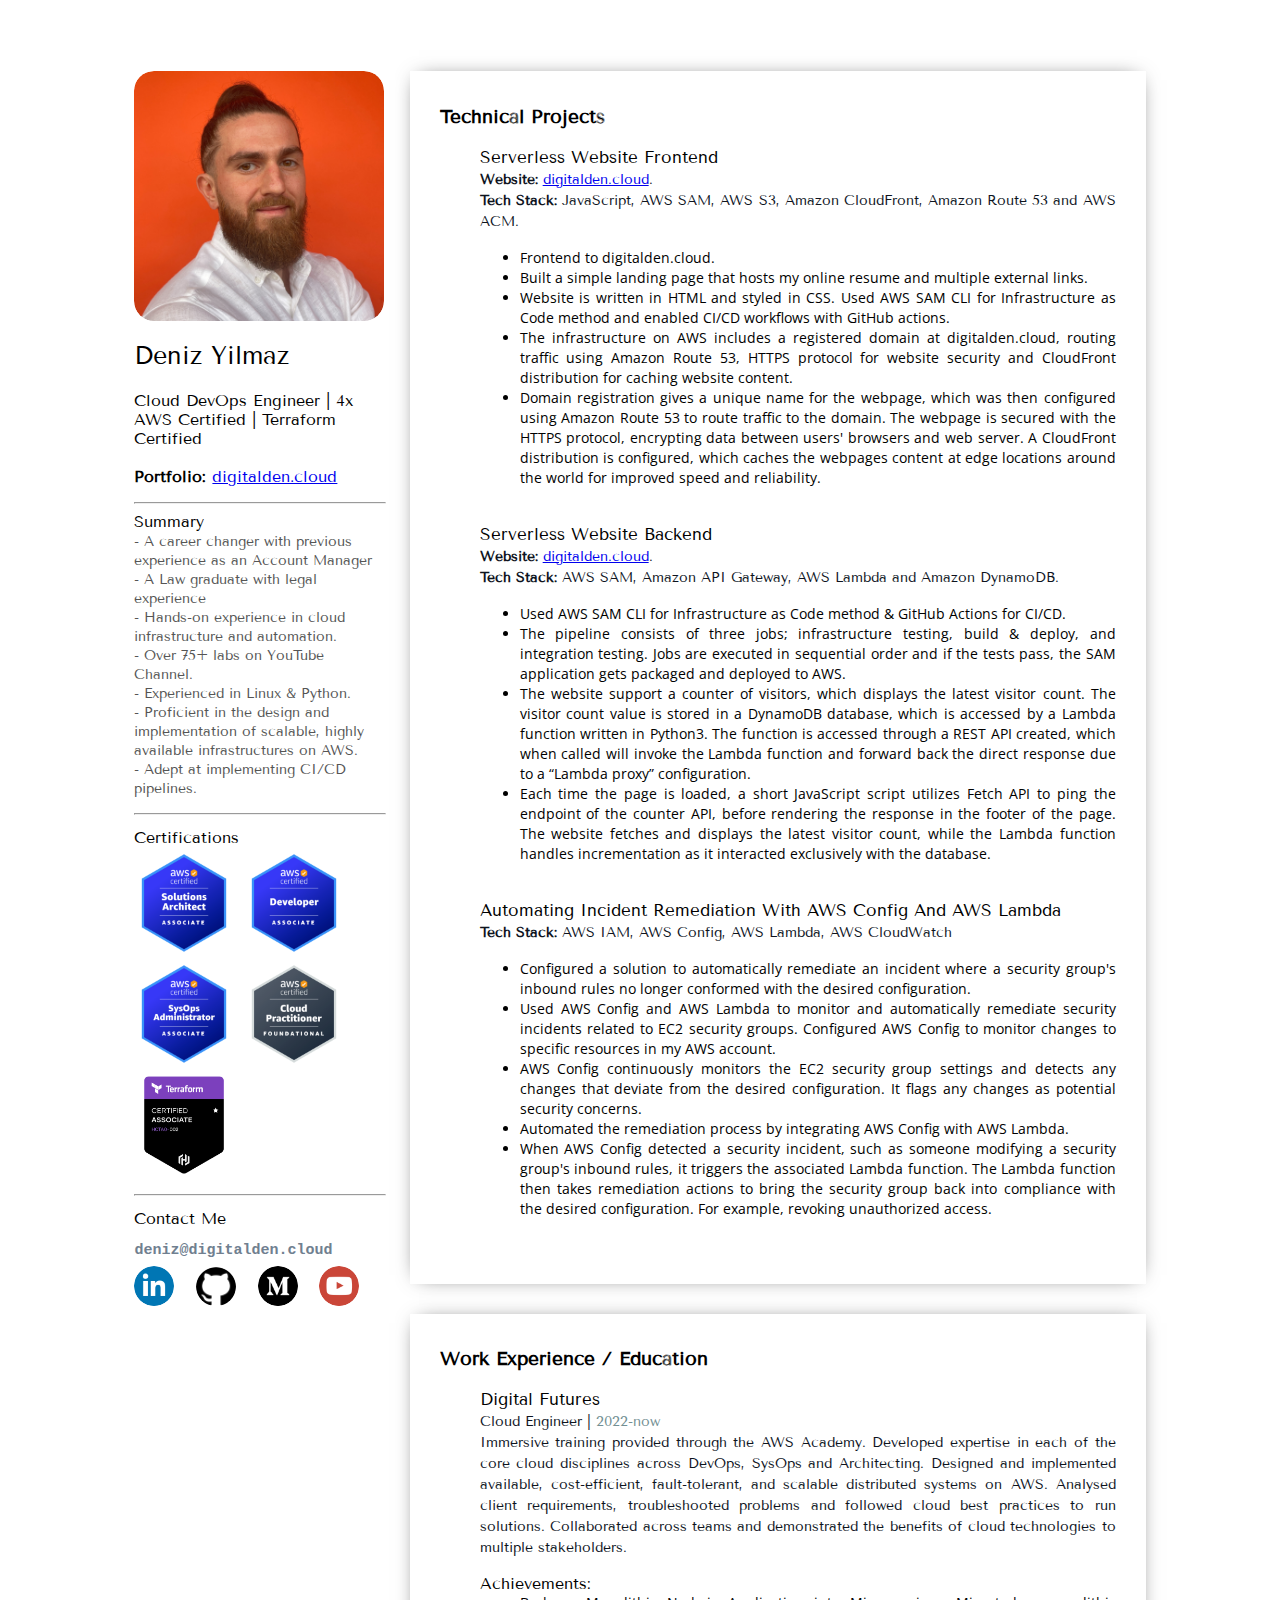
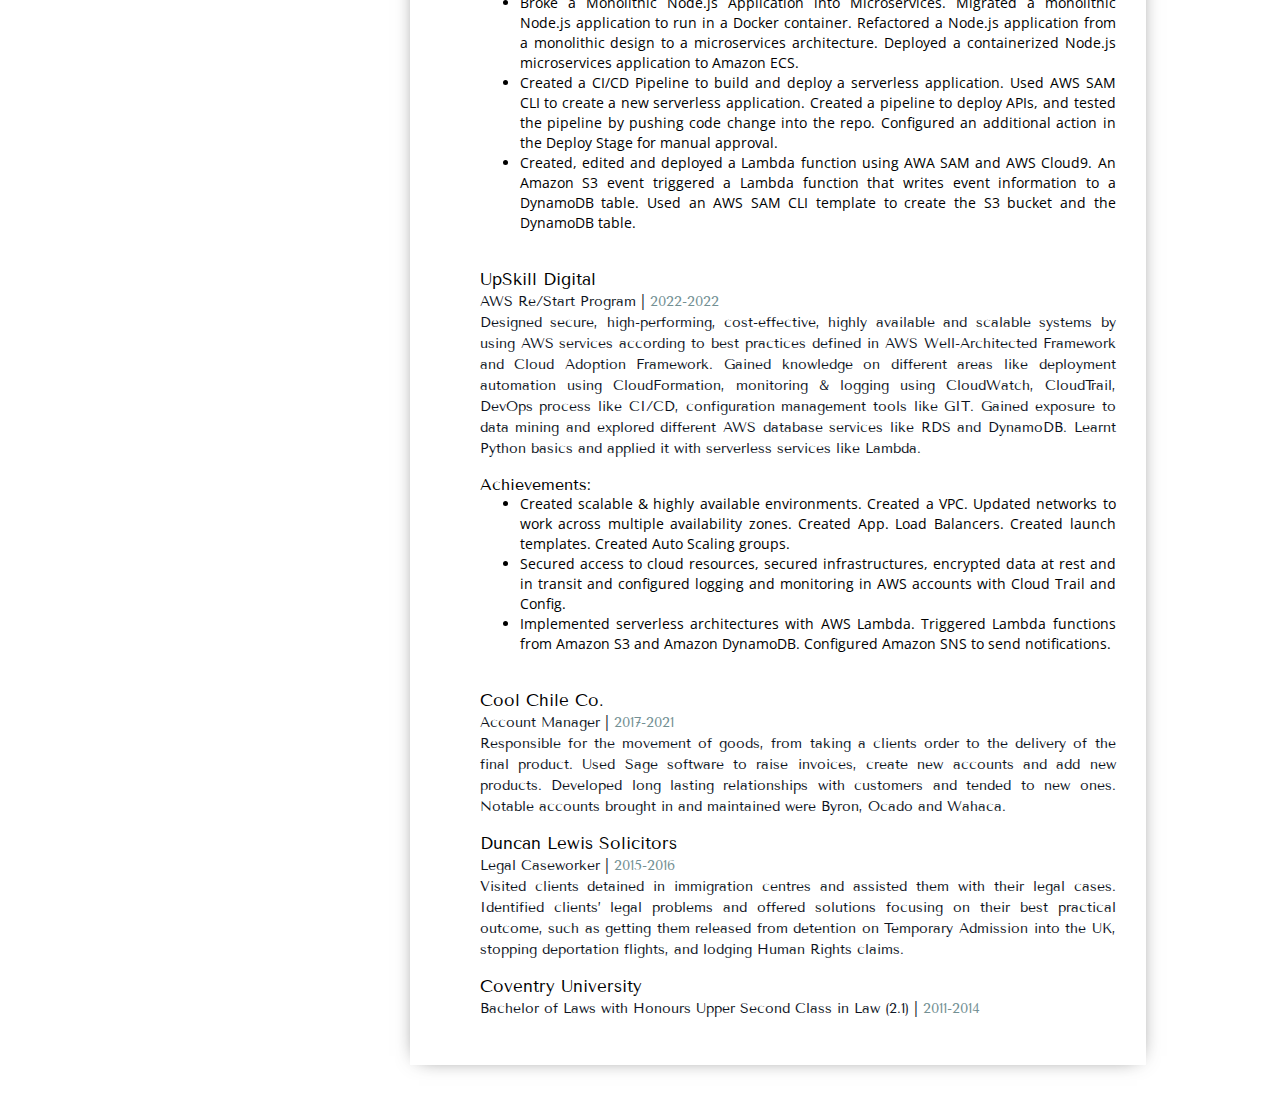
<file: website/index.html>
<!DOCTYPE html>
<html>
	<head>
		<title>Deniz Yilmaz - CV</title>
		<link rel="stylesheet" type="text/css" href="style.css">
		<link rel="stylesheet" media="screen" href="https://fonts.googleapis.com/css2?family=Tenor+Sans&display=swap" type="text/css"/>
		<link rel="stylesheet" href="https://fonts.googleapis.com/css2?family=Open+Sans:wght@300&display=swap" type="text/css"/>
	</head>

	<body>
		<div id="container">
			<div id="sidebar">
				<div id="image">
					<img id="profile-photo" src="images/profile_picture.png" alt="Profile-Image">
				</div>
				<p id="name">Deniz Yilmaz</p><span>
				<p>Cloud DevOps Engineer | 4x AWS Certified | Terraform Certified<br><br><strong>Portfolio:</strong> <a href="https://digitalden.cloud" target="_blank">digitalden.cloud</a><br>
				<hr width="100%">
				<div id="skills">
					<p style="display:inline;">Summary</p>
					<br><span id="description">- A career changer with previous experience as an Account Manager<br>-  A Law graduate with legal experience<br>-  Hands-on experience in cloud infrastructure and automation.<br>- Over 75+ labs on YouTube Channel.<br>- Experienced in Linux & Python.<br>- Proficient in the design and implementation of scalable, highly available infrastructures on AWS.<br>- Adept at implementing CI/CD pipelines.</span></p>

				</div>
				<hr width="100%">
				<div id="sidepanel-section-title">Certifications<br>
					<a href="https://www.credly.com/badges/8e111cac-6700-4722-a25a-90134314a87b/public_url" class="link" target="_blank">
						<img id="cert-thumbnail" src="images/aws-certified-solutions-architect-associate.png" alt="AWS Certified Solutions Architect Associate">
					</a>
					<a href="https://www.credly.com/badges/9f931f01-9b51-4b5d-816d-28b73ddfb7d4/public_url class="link" target="_blank">
						<img id="cert-thumbnail" src="images/aws-certified-developer-associate.png" alt="AWS Certified Developer Associate">
					</a>
					<a href="https://www.credly.com/badges/693f5222-81ec-4b42-9236-245d5d1bf505/public_url" class="link" target="_blank">
						<img id="cert-thumbnail" src="images/aws-certified-sysops-administrator-associate.png" alt="AWS Certified SysOps Administrator Associate">
					</a>
					<a href="https://www.credly.com/badges/aaddd25e-9cb4-4d28-a524-1a13b412a9af/public_url" class="link" target="_blank">
						<img id="cert-thumbnail" src="images/aws-certified-cloud-practitioner.png" alt="AWS Certified Cloud Practitioner">
					</a>
					<a href="https://www.credly.com/badges/9f876764-19c0-41d1-822c-5a752bcc7430/public_url" class="link" target="_blank">
						<img id="cert-thumbnail" src="images/hashicorp-certified-terraform-associate-002.png" alt="HashiCorp Certified: Terraform Associate">
					</a>
				</div>
				<hr width="100%">
				<div id="sidepanel-section-title">Contact Me<br>
					<a href="#" class="cryptedmail"
						data-name="deniz"
						data-domain="digitalden"
						data-tld="cloud"
						onclick="window.location.href = 'mailto:' + this.dataset.name + '@' + this.dataset.domain + '.' + this.dataset.tld; return false;">
					</a>
				</div>
				<div id="sidepanel-section-title">
					<a href="https://www.linkedin.com/in/digitalden/" class="link" target="_blank">
						<img id="social-thumbnail" src="images/linkedin.png" alt="LinkedIn">
					</a>
					&nbsp;
					<a href="https://github.com/digitalden3" class="link" target="_blank">
						<img id="social-thumbnail" src="images/github.png" alt="GitHub">
					</a>
					&nbsp;
					<a href="https://blog.digitalden.cloud/" class="link" target="_blank">
						<img id="social-thumbnail" src="images/medium.png" alt="Medium">
					</a>
					&nbsp;
					<a href="https://www.youtube.com/@digitalden3" class="link" target="_blank">
						<img id="social-thumbnail" src="images/youtube.png" alt="Youtube">
					</a>
				</div>
			</div>
            <div id="info-pages">
                <div class="page">
				<h3>Technical Projects</h3>
					<ul>
						<p class="tag">Serverless Website Frontend<br><span><strong>Website:</strong> <a href="https://digitalden.cloud" target="_blank">digitalden.cloud</a>.<br> <strong>Tech Stack:</strong> JavaScript, AWS SAM, AWS S3, Amazon CloudFront, Amazon Route 53 and AWS ACM.</span></p>
						<ul>
							<li>Frontend to digitalden.cloud.</li>
							<li>Built a simple landing page that hosts my online resume and multiple external links. </li>
							<li>Website is written in HTML and styled in CSS. Used AWS SAM CLI for Infrastructure as Code method and enabled CI/CD workflows with GitHub actions.</li>
							<li>The infrastructure on AWS includes a registered domain at digitalden.cloud, routing traffic using Amazon Route 53, HTTPS protocol for website security and CloudFront distribution for caching website content.</li>
							<li>Domain registration gives a unique name for the webpage, which was then configured using Amazon Route 53 to route traffic to the domain. The webpage is secured with the HTTPS protocol, encrypting data between users' browsers and web server. A CloudFront distribution is configured, which caches the webpages content at edge locations around the world for improved speed and reliability.</li>
							<br>
						</ul>
						<p class="tag">Serverless Website Backend<br><span><strong>Website:</strong> <a href="https://digitalden.cloud" target="_blank">digitalden.cloud</a>.<br> <strong>Tech Stack:</strong> AWS SAM, Amazon API Gateway, AWS Lambda and Amazon DynamoDB.</span></p>
						<ul>
							<li>Used AWS SAM CLI for Infrastructure as Code method & GitHub Actions for CI/CD. </li>
							<li>The pipeline consists of three jobs; infrastructure testing, build & deploy, and integration testing. Jobs are executed in sequential order and if the tests pass, the SAM application gets packaged and deployed to AWS.</li>
							<li>The website support a counter of visitors, which displays the latest visitor count. The visitor count value is stored in a DynamoDB database, which is accessed by a Lambda function written in Python3. The function is accessed through a REST API created, which when called will invoke the Lambda function and forward back the direct response due to a “Lambda proxy” configuration. </li>
							<li>Each time the page is loaded, a short JavaScript script utilizes Fetch API to ping the endpoint of the counter API, before rendering the response in the footer of the page. The website fetches and displays the latest visitor count, while the Lambda function handles incrementation as it interacted exclusively with the database.</li>
							<br>
						</ul>
						<p class="tag">Automating Incident Remediation With AWS Config And AWS Lambda<br><span><strong>Tech Stack:</strong> AWS IAM,  AWS Config, AWS Lambda, AWS CloudWatch</span>
						<ul>
							<li>Configured a solution to automatically remediate an incident where a security group's inbound rules no longer conformed with the desired configuration.</li>
							<li>Used AWS Config and AWS Lambda to monitor and automatically remediate security incidents related to EC2 security groups. Configured AWS Config to monitor changes to specific resources in my AWS account.</li>
							<li>AWS Config continuously monitors the EC2 security group settings and detects any changes that deviate from the desired configuration. It flags any changes as potential security concerns.</li>
							<li>Automated the remediation process by integrating AWS Config with AWS Lambda.</li>
							<li>When AWS Config detected a security incident, such as someone modifying a security group's inbound rules, it triggers the associated Lambda function. The Lambda function then takes remediation actions to bring the security group back into compliance with the desired configuration. For example, revoking unauthorized access.</li>
							<br>
						</ul>
				</div>
				<div class="page">
					<h3>Work Experience / Education</h3>
					<ul>
						<p class="tag">Digital Futures<br><span>Cloud Engineer | <span>2022-now</span><br>Immersive training provided through the AWS Academy. Developed expertise in each of the core cloud disciplines across DevOps, SysOps and Architecting. Designed and implemented available, cost-efficient, fault-tolerant, and scalable distributed systems on AWS.  Analysed client requirements, troubleshooted problems and followed cloud best practices to run solutions. Collaborated across teams and demonstrated the benefits of cloud technologies to multiple stakeholders.</span></p><span>Achievements:</span>
						<ul>
							<li>Broke a Monolithic Node.js Application into Microservices. Migrated a monolithic Node.js application to run in a Docker container. Refactored a Node.js application from a monolithic design to a microservices architecture. Deployed a containerized Node.js microservices application to Amazon ECS.</li>
							<li>Created a CI/CD Pipeline to build and deploy a serverless application. Used AWS SAM CLI to create a new serverless application. Created a pipeline to deploy APIs, and tested the pipeline by pushing code change into the repo. Configured an additional action in the Deploy Stage for manual approval.</li>
							<li>Created, edited and deployed a Lambda function using AWA SAM and AWS Cloud9. An Amazon S3 event triggered a Lambda function that writes event information to a DynamoDB table. Used an AWS SAM CLI template to create the S3 bucket and the DynamoDB table.</li>
							<br>
						</ul>
						<p class="tag">UpSkill Digital<br><span>AWS Re/Start Program | <span>2022-2022</span><br>Designed secure, high-performing, cost-effective, highly available and scalable systems by using AWS services according to best practices defined in AWS Well-Architected Framework and Cloud Adoption Framework. Gained knowledge on different areas like deployment automation using CloudFormation, monitoring & logging using CloudWatch, CloudTrail, DevOps process like CI/CD, configuration management tools like GIT. Gained exposure to data mining and explored different AWS database services like RDS and DynamoDB. Learnt Python basics and applied it with serverless services like Lambda.</span></p><span>Achievements:</span>
						<ul>
							<li>Created scalable & highly available environments. Created a VPC. Updated networks to work across multiple availability zones. Created App. Load Balancers. Created launch templates. Created Auto Scaling groups.</li>
							<li>Secured access to cloud resources, secured infrastructures, encrypted data at rest and in transit and configured logging and monitoring in AWS accounts with Cloud Trail and Config.</li>
							<li>Implemented serverless architectures with AWS Lambda. Triggered Lambda functions from Amazon S3 and Amazon DynamoDB. Configured Amazon SNS to send notifications. </li>
							<br>
						</ul>
						<p class="tag">Cool Chile Co.<br><span>Account Manager | <span>2017-2021</span><br>Responsible for the movement of goods, from taking a clients order to the delivery of the final product. Used Sage software to raise invoices, create new accounts and add new products. Developed long lasting relationships with customers and tended to new ones. Notable accounts brought in and maintained were Byron, Ocado and Wahaca.</span></p>
						<p class="tag">Duncan Lewis Solicitors<br><span>Legal Caseworker | <span>2015-2016</span><br>Visited clients detained in immigration centres and assisted them with their legal cases. Identified clients’ legal problems and offered solutions focusing on their best practical outcome, such as getting them released from detention on Temporary Admission into the UK,  stopping deportation flights, and lodging Human Rights claims.</span></p>
					<p class="tag">Coventry University<br><span>Bachelor of Laws with Honours Upper Second Class in Law (2.1) | <span>2011-2014</span></span></p>
		</div>
	</body>
</html>
</file>
<file: website/style.css>
html{
    font-family: 'Tenor Sans',sans-serif;
  }
  hr{
      background: grey;
  }
  #container{
      position: relative;
      display: flex;
  }
  #sidebar{
      flex: 15%;
      display: block;
      position: relative;
      margin: 5% 2% 0 10%;
      width: 100%;
      height: 100%;
  }
  #info-pages{
      flex: 55%;
      display: block;
      margin-top: 5%;
      margin-right: 10%;
      width: 100%;
      height: 100%;
  }
  #image{
      position: relative;
      overflow: hidden;
  }
  #image,#profile-photo{
      position: relative;
      width: 250px;
      height: 250px;
      border-radius: 20px;
  }
  #name{
      font-size: 25px;
      line-height: 20px;
  }
  #description{
      color: #555;
      font-size: 14px;
  }
  .page > ul > li{
      padding: 0 0 0 15px;
      position: relative;
      display: inline-block;
      width: 100%;
  }
  .page{
      box-shadow: 0px 0px 20px -9px rgba(0,0,0,0.75);
      overflow-x: hidden;
      margin-bottom: 30px;
      padding: 15px 30px 30px 30px;
      background-color: #fff;
  }
  .page > p{
      font-size: 19px;
      line-height: 2;
  }
  .page > ul{
      list-style-type: none;
      text-align: justify;
  }
  .tag{
      font-size: 17px;
  }
  .tag span{
      font-size: 14px;
      color: #0e141e;
  }
  .tag span span{
      color: #738f93;
  }
  @media screen and (max-width:1090px){
      #sidebar{
          margin-left: 5%;
      }
  }
  @media screen and (max-width:850px){
      #container{
          display: block;
      }
      #sidebar{
          width: 90%;
      }
      .page{
          margin: 0 5%;
          margin-bottom: 30px;
      }
  }
  #skill {
    display:inline;
    font-family: "Courier New", Courier, monospace;
    font-size: 24px !important;
    background: #d1d1d1;
    padding: 2px;
    border-radius: 4px;
    line-height: 35px;
  }
  #skill:hover {
    background-color: #b8b8b8;
  }
  #skill-stronger {
    display:inline;
    font-family: "Courier New", Courier, monospace;
    font-size: 14px !important;
    background: #b8b8b8;
    padding: 3px;
    border-radius: 5px;
    line-height: 35px;
  }
  #skill-stronger:hover {
    background-color: #a3a3a3;
  }
  .cryptedmail:after {
    content: attr(data-name) attr(data-surname) "@" attr(data-domain) "." attr(data-tld);
  }
  .cryptedmail{
      font-size: 15px !important;
      font-weight: bold;
      color: #708090;
      text-decoration: none;
      font-family: 'Cutive Mono', Courier, monospace;
  }
  #sidepanel-section-title{
    line-height: 30px;
  }
  #social-thumbnail{
      position: relative;
      width: 40px;
      border-radius: 20px;
  }
  #cert-thumbnail{
      position: relative;
      width: 100px;
      border-radius: 20px;
  }
  .link{
    text-decoration: none;
    color: #708090;
    font-weight: bold;
    font-family: 'Cutive Mono', Courier, monospace;
  }
  ul > li{
    font-size: 14px;
    list-style-type: disc;
    line-height: 20px;
    font-family: 'Open Sans', sans-serif;
  }
  .counter{
    font-size: 14px;
    color: #545454;
    font-weight: bold;
    position: absolute;
    left: 50%;
    padding-bottom: 3em
  }
</file>
